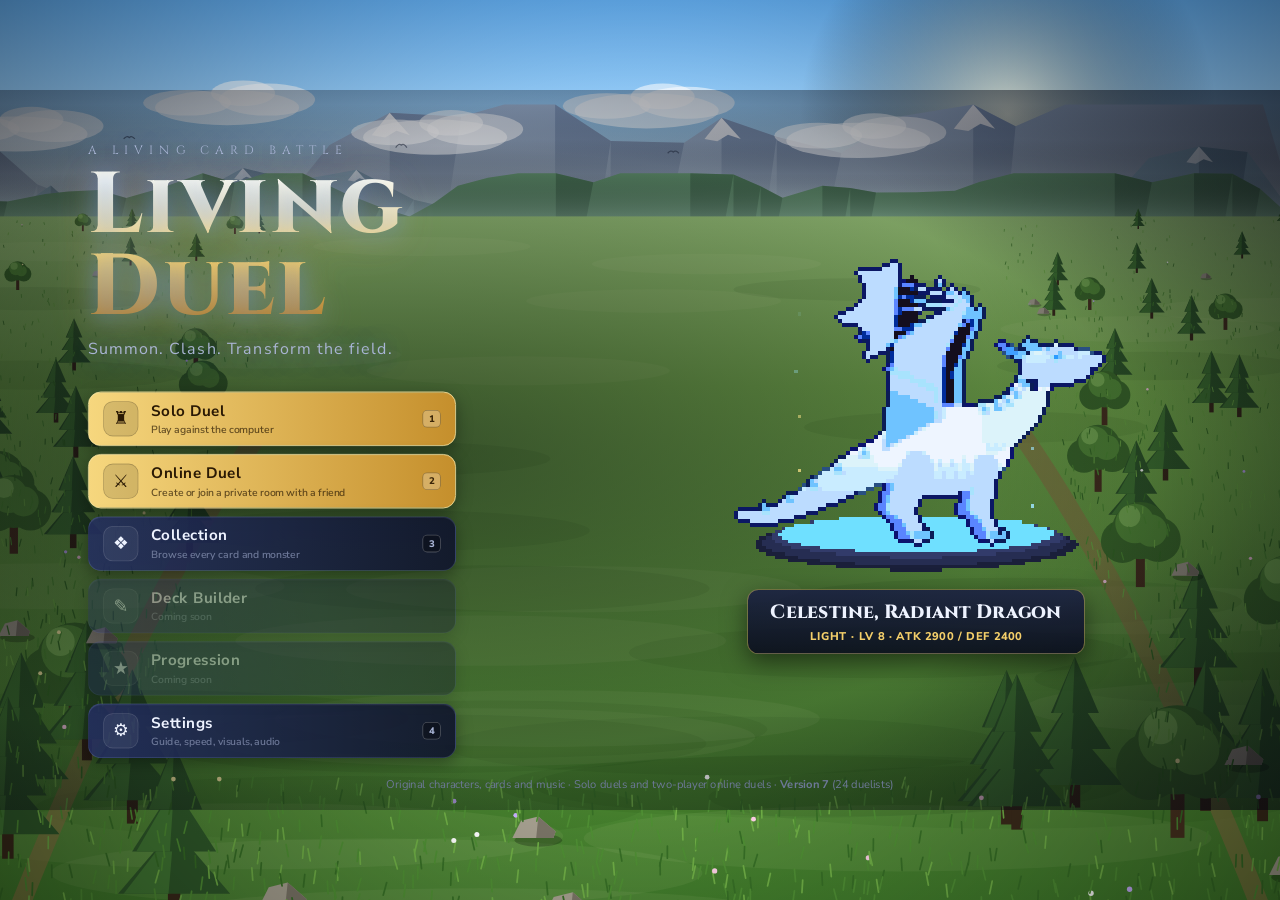
<file: Website Upload/client/index.html>
<!doctype html>
<html lang="en">
<head>
  <meta charset="utf-8">
  <meta name="viewport" content="width=device-width, initial-scale=1, viewport-fit=cover">
  <title>Living Duel</title>
  <link rel="preconnect" href="https://fonts.googleapis.com">
  <link href="https://fonts.googleapis.com/css2?family=Cinzel:wght@600;800&family=Nunito+Sans:wght@400;600;800&family=Pixelify+Sans:wght@500;700&display=swap" rel="stylesheet">
  <link rel="stylesheet" href="css/style.css">
</head>
<body>
  <canvas id="stage"></canvas>
  <div id="ui">
    <!-- MAIN MENU -->
    <section id="screen-menu" class="screen">
      <div class="menu-left">
        <div class="title-block">
          <div class="title-kicker">A living card battle</div>
          <h1 class="game-title">Living Duel</h1>
          <div class="title-sub">Summon. Clash. Transform the field.</div>
        </div>
        <nav class="menu-list">
          <button class="menu-btn primary" data-go="solo"><span class="mb-icon">♜</span><span class="mb-text"><b>Solo Duel</b><small>Play against the computer</small></span><kbd>1</kbd></button>
          <button class="menu-btn primary" data-go="online"><span class="mb-icon">⚔</span><span class="mb-text"><b>Online Duel</b><small>Create or join a private room with a friend</small></span><kbd>2</kbd></button>
          <button class="menu-btn" data-go="collection"><span class="mb-icon">❖</span><span class="mb-text"><b>Collection</b><small>Browse every card and monster</small></span><kbd>3</kbd></button>
          <button class="menu-btn locked" disabled><span class="mb-icon">✎</span><span class="mb-text"><b>Deck Builder</b><small>Coming soon</small></span></button>
          <button class="menu-btn locked" disabled><span class="mb-icon">★</span><span class="mb-text"><b>Progression</b><small>Coming soon</small></span></button>
          <button class="menu-btn" data-go="settings"><span class="mb-icon">⚙</span><span class="mb-text"><b>Settings</b><small>Guide, speed, visuals, audio</small></span><kbd>4</kbd></button>
        </nav>
      </div>
      <div class="menu-right">
        <div class="showcase">
          <canvas id="showcase" width="560" height="460"></canvas>
          <div class="showcase-plate"><div class="sp-name" id="sp-name"></div><div class="sp-meta" id="sp-meta"></div></div>
        </div>
      </div>
      <div class="menu-foot">Original characters, cards and music · Solo duels and two-player online duels · <b>Version 7</b> (24 duelists)</div>
    </section>

    <!-- ONLINE LOBBY -->
    <section id="screen-online" class="screen hidden">
      <div class="lobby-wrap">
        <header class="lobby-head">
          <button class="back-btn" data-go="menu">‹ Menu</button>
          <h2 id="lobby-title">Online Duel</h2>
          <div class="conn" id="conn-status"><span class="dot"></span><span class="txt">Connecting…</span></div>
        </header>

        <div id="lobby-entry" class="entry">
          <div class="panel entry-card">
            <label class="field">Duelist name <input id="in-name" maxlength="16" autocomplete="off" placeholder="Your name"></label>
            <div class="entry-cols">
              <div class="entry-col">
                <h3 class="online-only">Create a private room</h3>
                <h3 class="solo-only">Duel the computer</h3>
                <div class="field">Rules
                  <div class="seg big" id="seg-profile"></div>
                </div>
                <p class="hint" id="profile-summary"></p>
                <label class="toggle"><input type="checkbox" id="in-showcase" checked><span class="tg"></span><span>Showcase opening: each deck's signature monster starts in hand</span></label>
                <div class="field solo-only">Computer difficulty
                  <div class="seg big seg-difficulty" id="seg-difficulty-entry"></div>
                </div>
                <button class="btn primary wide online-only" id="btn-create">Create Room</button>
                <button class="btn primary wide solo-only" id="btn-solo">Continue</button>
              </div>
              <div class="entry-divider online-only"><span>or</span></div>
              <div class="entry-col online-only">
                <h3>Join a friend</h3>
                <label class="field">Room code <input id="in-code" maxlength="5" autocomplete="off" placeholder="ABCDE" class="code-input"></label>
                <button class="btn wide" id="btn-join">Join Room</button>
              </div>
            </div>
          </div>
        </div>

        <div id="lobby-room" class="room hidden">
          <div class="room-top">
            <div class="panel room-code-card">
              <div class="online-only rc-group">
                <div class="rc-label">Room code</div>
                <div class="room-code" id="room-code"></div>
                <button class="btn small" id="btn-copy">Copy invite link</button>
              </div>
              <div class="solo-only rc-group">
                <div class="rc-label">Computer difficulty</div>
                <div class="seg seg-difficulty" id="seg-difficulty-room"></div>
              </div>
              <div class="room-rules" id="room-rules"></div>
            </div>
            <div class="seats" id="seats"></div>
          </div>
          <div class="panel deck-panel">
            <div class="deck-head"><h3><span class="step">1</span> Choose the battlefield</h3><span class="hint" id="arena-hint"></span></div>
            <div class="arena-gallery" id="arena-gallery"></div>
          </div>
          <div class="panel deck-panel">
            <div class="deck-head"><h3><span class="step">2</span> <span id="deck-step-title">Choose your deck</span></h3>
              <div class="seg solo-only" id="seg-pick"><button data-v="me" class="on">Your duelist</button><button data-v="bot">Opponent</button></div>
              <div class="seg role-filter" id="seg-role"><button data-v="" class="on">All</button><button data-v="hero">Heroes</button><button data-v="rival">Rivals</button><button data-v="friend">Friends</button><button data-v="villain">Villains</button><button data-v="wildcard">Wildcard</button></div>
              <span class="hint" id="deck-hint">Pick a preset deck before you ready up.</span></div>
            <div class="deck-gallery" id="deck-gallery"></div>
          </div>
          <div class="room-actions">
            <button class="btn" id="btn-leave">Leave Room</button>
            <button class="btn primary xl" id="btn-ready">Ready</button>
          </div>
        </div>
        <div class="error" id="lobby-error"></div>
      </div>
    </section>

    <!-- COLLECTION -->
    <section id="screen-collection" class="screen hidden">
      <div class="panel wide">
        <header class="col-head">
          <h2>Collection</h2>
          <div class="filters">
            <input id="col-search" placeholder="Search name, type or text…">
            <div class="seg" id="col-type"><button data-v="" class="on">All</button><button data-v="monster">Monsters</button><button data-v="spell">Spells</button><button data-v="trap">Traps</button></div>
          </div>
          <button class="back-btn" data-go="menu">‹ Menu</button>
        </header>
        <div class="col-grid" id="col-grid"></div>
      </div>
    </section>

    <!-- DUEL HUD -->
    <section id="screen-duel" class="screen hidden">
      <div class="lp-panel me" id="lp-me"><div class="avatar"></div><div class="lp-body"><div class="lp-name"></div><div class="lp-row"><span class="lp-tag">LP</span><span class="lp-num">0</span></div><div class="lp-bar"><div class="lp-fill"></div></div></div></div>
      <div class="lp-panel opp" id="lp-opp"><div class="avatar"></div><div class="lp-body"><div class="lp-name"></div><div class="lp-row"><span class="lp-tag">LP</span><span class="lp-num">0</span></div><div class="lp-bar"><div class="lp-fill"></div></div></div></div>
      <div class="top-buttons">
        <button class="icon-btn" id="btn-settings" title="Settings (Esc)">⚙</button>
        <button class="icon-btn" id="btn-guide" title="Toggle guide (G)">?</button>
        <button class="icon-btn" id="btn-log" title="Duel log (L)">☰</button>
      </div>
      <button class="medallion" id="medallion" title="Change phase: B Battle · M Main 2 · E End turn"><span class="m-turn" id="m-turn">Turn 1</span><span class="m-phase" id="m-phase">Draw</span></button>
      <div class="phase-menu hidden" id="phase-menu"></div>
      <div class="prompt hidden" id="prompt"></div>
      <div class="opp-hand" id="opp-hand"></div>
      <div class="hand" id="hand"></div>
      <div class="detail hidden" id="selection"></div>
      <div class="bubbles hidden" id="bubbles"></div>
      <div class="log hidden" id="log"><div class="log-head">Duel log<button id="log-close" title="Close (L)">×</button></div><ol class="log-list" id="log-list"></ol></div>
      <div class="guide" id="guide">
        <div class="guide-head"><span class="guide-orb"></span><span>Guide</span><button class="guide-min" id="guide-min" title="Minimize">–</button><button class="guide-close" id="guide-close" title="Turn guide off (G)">×</button></div>
        <div class="guide-body" id="guide-body"></div>
      </div>
      <div class="banner hidden" id="banner"></div>
      <div class="skip-hint hidden" id="skip-hint">Click or press Space to speed up</div>
      <div class="confirm hidden" id="confirm"></div>
      <div class="end-screen hidden" id="end-screen"></div>
      <div class="opp-status hidden" id="opp-status"></div>
    </section>

    <!-- SETTINGS (modal) -->
    <div class="modal hidden" id="modal-settings">
      <div class="panel settings">
        <header class="set-head"><h2>Settings</h2>
          <div class="tabs" id="set-tabs"><button data-tab="play" class="on">Gameplay</button><button data-tab="visual">Visuals</button><button data-tab="audio">Audio</button></div>
        </header>
        <div class="set-page" data-page="play">
          <div class="setting-row"><span>In-game guide<small>Short, contextual hints in the corner</small></span>
            <div class="seg" data-setting="guide"><button data-v="true">On</button><button data-v="false">Off</button></div></div>
          <div class="setting-row"><span>Suggested plays<small>The guide recommends a move and explains why. You always make the final decision.</small></span>
            <div class="seg" data-setting="guideHints"><button data-v="true">On</button><button data-v="false">Off</button></div></div>
          <div class="setting-row"><span>Animation speed<small>Click or Space speeds up any sequence</small></span>
            <div class="seg" data-setting="animSpeed"><button data-v="1">Normal</button><button data-v="1.6">Fast</button><button data-v="2.5">Very fast</button></div></div>
          <div class="setting-row"><span>Skip responses I can't make<small>Auto-pass after a short random delay, so nothing is revealed</small></span>
            <div class="seg" data-setting="autoPass"><button data-v="true">On</button><button data-v="false">Off</button></div></div>
          <div class="setting-row"><span>Confirm ending the turn<small>Ask when you could still summon or attack</small></span>
            <div class="seg" data-setting="confirmEnd"><button data-v="true">On</button><button data-v="false">Off</button></div></div>
          <div class="setting-row"><span>Keyboard shortcuts<small>Space speed · B battle · M main 2 · E end turn · G guide · L log · Esc close</small></span></div>
        </div>
        <div class="set-page hidden" data-page="visual">
          <div class="setting-row"><span>Monster figures<small>Show living monsters always, or only when they act</small></span>
            <div class="seg" data-setting="figures"><button data-v="always">Always</button><button data-v="action">During actions</button></div></div>
          <div class="setting-row"><span>Camera motion<small>Cinematic zooms and shakes</small></span>
            <div class="seg" data-setting="camera"><button data-v="true">Cinematic</button><button data-v="false">Minimal</button></div></div>
          <div class="setting-row"><span>Effects quality<small>Particle density</small></span>
            <div class="seg" data-setting="quality"><button data-v="high">High</button><button data-v="low">Low</button></div></div>
        </div>
        <div class="set-page hidden" data-page="audio">
          <div class="setting-row"><span>Music</span><input type="range" min="0" max="1" step="0.05" data-setting="music"></div>
          <div class="setting-row"><span>Sound effects</span><input type="range" min="0" max="1" step="0.05" data-setting="sfx"></div>
          <div class="setting-row"><span>Monster sounds</span><input type="range" min="0" max="1" step="0.05" data-setting="monster"></div>
          <div class="setting-row"><span>Interface sounds</span><input type="range" min="0" max="1" step="0.05" data-setting="ui"></div>
          <div class="setting-row"><span>Mute all audio</span>
            <div class="seg" data-setting="muted"><button data-v="false">Sound on</button><button data-v="true">Muted</button></div></div>
        </div>
        <div class="settings-foot">
          <button class="btn danger hidden" id="btn-concede">Surrender duel</button>
          <button class="btn primary" id="btn-close-settings">Done</button>
        </div>
      </div>
    </div>

    <!-- CARD INSPECTOR -->
    <div class="modal hidden" id="modal-inspect">
      <div class="panel inspect" id="inspect-body"></div>
    </div>
  </div>
  <script type="module" src="js/main.js"></script>
</body>
</html>
</file>
<file: Website Upload/client/css/style.css>
@import url("https://fonts.googleapis.com/css2?family=Pixelify+Sans:wght@500;700&display=swap");
:root {
  --ink: #eef3ff;
  --ink-dim: #a9b5d6;
  --ink-faint: #6d7898;
  --panel: rgba(13, 17, 38, 0.9);
  --panel-solid: #101530;
  --panel-edge: rgba(150, 175, 255, 0.2);
  --gold: #f4cf6a;
  --gold-deep: #b98a2a;
  --gold-line: rgba(244, 207, 106, .45);
  --me: #5cc8ff;
  --opp: #ff6a8a;
  --good: #6dffa8;
  --bad: #ff6a6a;
  --focus: #ffe58a;
  --title: "Cinzel", "Trajan Pro", Georgia, serif;
  --body: "Nunito Sans", system-ui, -apple-system, "Segoe UI", sans-serif;
  --pixel: "Pixelify Sans", "Nunito Sans", system-ui, sans-serif;
}

* { box-sizing: border-box; }
html, body { margin: 0; height: 100%; overflow: hidden; background: #05060f; color: var(--ink); font-family: var(--body); }
body { touch-action: manipulation; -webkit-user-select: none; user-select: none; }
#stage { position: fixed; inset: 0; width: 100vw; height: 100vh; display: block; }
#ui { position: fixed; left: 0; top: 0; width: 1600px; height: 900px; transform-origin: 0 0; pointer-events: none; }
.screen { position: absolute; inset: 0; }
.hidden { display: none !important; }
button { font-family: inherit; color: inherit; }
kbd { font-family: var(--pixel); font-size: 12px; padding: 2px 7px; border-radius: 6px; border: 1px solid rgba(255,255,255,.25); background: rgba(0,0,0,.3); color: var(--ink-dim); }

/* ---------- shared panels & controls ---------- */
.panel { position: relative; background: linear-gradient(180deg, rgba(22,28,60,.94), rgba(10,13,30,.94)); border: 1px solid var(--panel-edge); border-radius: 18px;
  box-shadow: 0 0 0 1px rgba(0,0,0,.6), inset 0 0 0 1px rgba(244,207,106,.12), 0 24px 70px rgba(0,0,0,.55); backdrop-filter: blur(10px); -webkit-backdrop-filter: blur(10px); }
.panel::before { content: ""; position: absolute; inset: 6px; border-radius: 13px; border: 1px solid rgba(244,207,106,.12); pointer-events: none; }
.panel h2 { font-family: var(--title); font-size: 34px; margin: 0; letter-spacing: .04em; }
.panel h3 { margin: 0 0 12px; font-size: 17px; color: var(--gold); letter-spacing: .04em; }
.btn { height: 46px; padding: 0 22px; border-radius: 12px; border: 1px solid var(--panel-edge); background: linear-gradient(180deg, rgba(70,86,160,.55), rgba(36,44,90,.7)); font-size: 16px; font-weight: 800; cursor: pointer; letter-spacing: .03em;
  box-shadow: inset 0 1px 0 rgba(255,255,255,.12), 0 4px 12px rgba(0,0,0,.35); transition: transform .1s, border-color .12s, filter .12s; }
.btn:hover:not(:disabled) { border-color: rgba(244, 207, 106, .7); filter: brightness(1.12); }
.btn:active:not(:disabled) { transform: translateY(1px); }
.btn:disabled { opacity: .45; cursor: not-allowed; }
.btn.primary { background: linear-gradient(180deg, #ffe597, #d39a33 55%, #a8721e); color: #2a1904; border-color: #ffe7a4; text-shadow: 0 1px 0 rgba(255,255,255,.35); }
.btn.danger { background: linear-gradient(180deg, #c8445a, #7a1a2c); border-color: rgba(255, 140, 160, .5); }
.btn.small { height: 32px; padding: 0 12px; font-size: 13px; }
.btn.wide { width: 100%; }
.btn.xl { height: 58px; padding: 0 48px; font-size: 20px; letter-spacing: .08em; }
.back-btn { background: none; border: 0; color: var(--ink-dim); font-size: 16px; font-weight: 700; cursor: pointer; }
.back-btn:hover { color: var(--gold); }
.field { display: flex; flex-direction: column; gap: 6px; font-size: 13px; font-weight: 700; letter-spacing: .04em; color: var(--ink-dim); margin-bottom: 14px; }
.field input, .filters input { height: 46px; border-radius: 12px; border: 1px solid var(--panel-edge); background: rgba(0, 0, 0, .35); color: var(--ink); font-size: 17px; padding: 0 14px; font-family: inherit; }
.field input:focus, .filters input:focus { outline: 2px solid var(--gold); outline-offset: 1px; }
.code-input { font-family: var(--pixel) !important; letter-spacing: .35em; text-transform: uppercase; font-size: 26px !important; text-align: center; }
.hint { color: var(--ink-faint); font-size: 13px; margin: 0 0 14px; line-height: 1.45; min-height: 18px; }
.seg { display: inline-flex; border-radius: 11px; overflow: hidden; border: 1px solid var(--panel-edge); background: rgba(0,0,0,.25); }
.seg button { border: 0; background: transparent; padding: 8px 14px; font-size: 14px; font-weight: 800; cursor: pointer; color: var(--ink-dim); transition: background .12s, color .12s; }
.seg button:hover { color: var(--ink); }
.seg button.on { background: linear-gradient(180deg, #ffe597, #d39a33); color: #2a1904; }
.seg.big button { flex: 1; padding: 11px 16px; font-size: 15px; }
.seg.big { display: flex; }
.toggle { display: flex; gap: 12px; align-items: center; font-size: 14px; color: var(--ink-dim); margin: 2px 0 18px; line-height: 1.35; cursor: pointer; }
.toggle input { display: none; }
.toggle .tg { flex: none; width: 44px; height: 24px; border-radius: 12px; background: rgba(255,255,255,.12); position: relative; transition: background .15s; }
.toggle .tg::after { content: ""; position: absolute; top: 3px; left: 3px; width: 18px; height: 18px; border-radius: 50%; background: #cfd8f0; transition: transform .15s; }
.toggle input:checked + .tg { background: var(--gold-deep); }
.toggle input:checked + .tg::after { transform: translateX(20px); background: #fff3c8; }

/* ---------- main menu ---------- */
#screen-menu { pointer-events: auto; display: grid; grid-template-columns: 1fr 1fr; align-items: center; padding: 0 110px; background: radial-gradient(ellipse at 30% 50%, rgba(5,6,15,.55), rgba(5,6,15,.2) 60%, rgba(5,6,15,.6)); }
.menu-left { display: flex; flex-direction: column; gap: 40px; }
.title-block { text-shadow: 0 4px 30px rgba(80, 140, 255, .5); }
.title-kicker { font-family: var(--title); letter-spacing: .5em; text-transform: uppercase; font-size: 15px; color: var(--ink-dim); }
.game-title { font-family: var(--title); font-weight: 800; font-size: 108px; line-height: .95; margin: 8px 0 10px; letter-spacing: .03em;
  background: linear-gradient(180deg, #fffbe8 10%, #f4cf6a 55%, #b0761e 100%); -webkit-background-clip: text; background-clip: text; color: transparent;
  filter: drop-shadow(0 6px 24px rgba(255, 190, 80, .35)); }
.title-sub { font-size: 20px; color: var(--ink-dim); letter-spacing: .08em; }
.menu-list { display: flex; flex-direction: column; gap: 10px; width: 460px; }
.menu-btn { display: flex; align-items: center; gap: 16px; height: 68px; padding: 0 18px; border-radius: 16px; text-align: left; cursor: pointer;
  border: 1px solid var(--panel-edge); background: linear-gradient(90deg, rgba(36,46,96,.88), rgba(14,18,44,.88)); box-shadow: inset 0 1px 0 rgba(255,255,255,.08), 0 6px 20px rgba(0,0,0,.35);
  transition: transform .14s, border-color .14s, box-shadow .14s; }
.menu-btn:hover:not(:disabled) { transform: translateX(6px); border-color: var(--gold-line); box-shadow: 0 0 0 1px rgba(244,207,106,.25), 0 10px 30px rgba(244, 207, 106, .15); }
.menu-btn .mb-icon { width: 44px; height: 44px; flex: none; border-radius: 12px; display: flex; align-items: center; justify-content: center; font-size: 22px; background: rgba(255,255,255,.06); border: 1px solid rgba(255,255,255,.12); }
.menu-btn .mb-text { flex: 1; display: flex; flex-direction: column; gap: 2px; }
.menu-btn b { font-size: 19px; letter-spacing: .04em; }
.menu-btn small { font-size: 13px; color: var(--ink-faint); font-weight: 600; }
.menu-btn.primary { background: linear-gradient(90deg, #f6d77e, #c58f2c); color: #2a1904; border-color: #ffe7a4; }
.menu-btn.primary small { color: rgba(42,25,4,.7); }
.menu-btn.primary .mb-icon { background: rgba(0,0,0,.12); border-color: rgba(0,0,0,.2); }
.menu-btn.primary kbd { color: #3a2508; border-color: rgba(0,0,0,.3); background: rgba(255,255,255,.25); }
.menu-btn.locked { opacity: .42; cursor: not-allowed; }
.menu-right { display: flex; justify-content: center; }
.showcase { position: relative; width: 560px; height: 560px; display: flex; flex-direction: column; align-items: center; }
.showcase canvas { width: 560px; height: 460px; image-rendering: pixelated; }
.showcase-plate { margin-top: -6px; padding: 12px 28px; border-radius: 14px; text-align: center; min-width: 320px; background: linear-gradient(180deg, rgba(26,32,66,.9), rgba(10,13,30,.9)); border: 1px solid var(--gold-line); box-shadow: 0 10px 30px rgba(0,0,0,.5); }
.sp-name { font-family: var(--title); font-size: 24px; font-weight: 800; }
.sp-meta { font-family: var(--pixel); font-size: 15px; color: var(--gold); margin-top: 4px; letter-spacing: .04em; }
.menu-foot { position: absolute; left: 0; right: 0; bottom: 22px; text-align: center; color: var(--ink-faint); font-size: 14px; }

/* ---------- lobby ---------- */
#screen-online, #screen-collection { pointer-events: auto; display: flex; align-items: center; justify-content: center; background: rgba(5,6,15,.45); }
.lobby-wrap { width: 1200px; display: flex; flex-direction: column; gap: 18px; }
.lobby-head { display: flex; align-items: center; gap: 20px; }
.lobby-head h2 { font-family: var(--title); font-size: 40px; margin: 0; flex: 1; text-shadow: 0 4px 20px rgba(0,0,0,.6); }
.conn { font-size: 13px; color: var(--ink-dim); display: flex; gap: 8px; align-items: center; padding: 8px 14px; border-radius: 99px; background: rgba(0,0,0,.4); border: 1px solid var(--panel-edge); }
.conn .dot { width: 9px; height: 9px; border-radius: 50%; background: #e3b341; box-shadow: 0 0 8px currentColor; }
.conn.ok .dot { background: var(--good); }
.conn.bad .dot { background: var(--bad); }
.entry-card { padding: 30px 34px; }
.entry-card > .field { max-width: 420px; }
.entry-cols { display: grid; grid-template-columns: 1fr 70px 1fr; }
.entry-col { display: flex; flex-direction: column; padding: 18px; border-radius: 14px; background: rgba(255,255,255,.03); border: 1px solid rgba(255,255,255,.06); }
.entry-col .btn { margin-top: auto; }
.entry-divider { display: flex; align-items: center; justify-content: center; }
.entry-divider span { font-family: var(--title); color: var(--ink-faint); font-size: 18px; }
.room { display: flex; flex-direction: column; gap: 16px; }
.room-top { display: grid; grid-template-columns: 300px 1fr; gap: 16px; }
.room-code-card { padding: 20px 22px; display: flex; flex-direction: column; gap: 10px; align-items: flex-start; }
.rc-label { font-size: 12px; font-weight: 800; letter-spacing: .14em; text-transform: uppercase; color: var(--ink-faint); }
.room-code { font-family: var(--pixel); font-size: 50px; font-weight: 700; letter-spacing: .2em; color: var(--gold); text-shadow: 0 0 20px rgba(244,207,106,.4); }
.room-rules { color: var(--ink-dim); font-size: 13px; line-height: 1.45; }
.seats { display: grid; grid-template-columns: 1fr 80px 1fr; align-items: stretch; }
.seat { display: flex; gap: 16px; align-items: center; padding: 18px 20px; border-radius: 18px; background: linear-gradient(180deg, rgba(22,28,60,.92), rgba(10,13,30,.92)); border: 1px solid var(--panel-edge); position: relative; overflow: hidden; }
.seat.you { border-color: rgba(92, 200, 255, .55); box-shadow: 0 0 30px rgba(92,200,255,.12); }
.seat.ready { border-color: rgba(109,255,168,.6); }
.seat .s-av { width: 64px; height: 64px; flex: none; border-radius: 50%; display: flex; align-items: center; justify-content: center; font-family: var(--title); font-weight: 800; font-size: 26px;
  background: radial-gradient(circle at 35% 30%, #fff 0, #9fe6ff 18%, #2a6fd8 55%, #0b1a44 100%); border: 3px solid #cfe0ff; }
.seat.p2 .s-av { background: radial-gradient(circle at 35% 30%, #fff 0, #ffb0c4 18%, #c22a5a 55%, #3a0a1c 100%); border-color: #ffd0dc; }
.seat .s-info { flex: 1; min-width: 0; }
.seat .s-name { font-size: 20px; font-weight: 800; }
.seat .s-meta { font-size: 13px; color: var(--ink-dim); margin-top: 3px; }
.seat .s-cover { width: 96px; height: 72px; object-fit: contain; image-rendering: pixelated; }
.seat .s-ready { display: inline-block; margin-top: 8px; font-family: var(--pixel); font-size: 13px; letter-spacing: .1em; padding: 3px 10px; border-radius: 99px; background: rgba(255, 255, 255, .08); color: var(--ink-dim); }
.seat .s-ready.on { background: rgba(109, 255, 168, .18); color: var(--good); }
.seat.empty { justify-content: center; color: var(--ink-faint); border-style: dashed; font-size: 15px; }
.seat.empty .pulse { width: 10px; height: 10px; border-radius: 50%; background: var(--gold); animation: blink 1.2s infinite; }
@keyframes blink { 50% { opacity: .2; } }
.vs { display: flex; align-items: center; justify-content: center; font-family: var(--title); font-size: 34px; font-weight: 800; color: var(--gold); text-shadow: 0 0 20px rgba(244,207,106,.5); }
.deck-panel { padding: 20px 22px; }
.deck-head { display: flex; align-items: baseline; gap: 16px; }
.deck-head .hint { margin: 0; }
.deck-gallery { display: grid; grid-template-columns: repeat(auto-fill, minmax(260px, 1fr)); gap: 14px; margin-top: 6px; max-height: 330px; overflow-y: auto; padding: 4px; }
.deck-tile { position: relative; display: flex; flex-direction: column; border-radius: 16px; cursor: pointer; overflow: hidden; border: 2px solid rgba(255,255,255,.1); background: rgba(0,0,0,.3); transition: transform .14s, border-color .14s, box-shadow .14s; }
.deck-tile:hover { transform: translateY(-3px); border-color: var(--gold-line); }
.deck-tile.on { border-color: var(--gold); box-shadow: 0 0 0 2px rgba(244,207,106,.35), 0 12px 30px rgba(244,207,106,.18); }
.deck-tile .dt-art { height: 128px; display: flex; align-items: flex-end; justify-content: center; padding-bottom: 8px; }
.deck-tile .dt-art img { height: 112px; image-rendering: pixelated; filter: drop-shadow(0 6px 6px rgba(0,0,0,.5)); }
.deck-tile .dt-body { padding: 10px 14px 12px; background: linear-gradient(180deg, rgba(10,13,30,.4), rgba(10,13,30,.92)); }
.deck-tile .dt-name { font-family: var(--title); font-size: 19px; font-weight: 800; }
.deck-tile .dt-desc { font-size: 12.5px; color: var(--ink-dim); margin: 4px 0 8px; line-height: 1.4; min-height: 34px; }
.deck-tile .dt-stats { display: flex; gap: 8px; font-family: var(--pixel); font-size: 13px; }
.deck-tile .dt-stats span { padding: 2px 8px; border-radius: 8px; background: rgba(255,255,255,.07); }
.deck-tile .dt-stats .m { color: #ffcf7a; } .deck-tile .dt-stats .s { color: #7af0d0; } .deck-tile .dt-stats .t { color: #ff9bc0; }
.deck-tile .dt-view { position: absolute; top: 10px; right: 10px; font-size: 12px; font-weight: 800; padding: 5px 10px; border-radius: 99px; background: rgba(0,0,0,.55); border: 1px solid rgba(255,255,255,.2); cursor: pointer; }
.deck-tile .dt-view:hover { border-color: var(--gold); }
.deck-tile .dt-check { position: absolute; top: 10px; left: 10px; width: 28px; height: 28px; border-radius: 50%; background: var(--gold); color: #2a1904; display: none; align-items: center; justify-content: center; font-weight: 900; }
.deck-tile.on .dt-check { display: flex; }
.room-actions { display: flex; justify-content: flex-end; gap: 12px; }
.error { color: var(--bad); font-size: 14px; min-height: 18px; text-align: right; }

/* ---------- collection ---------- */
.panel.wide { width: 1420px; height: 820px; padding: 26px 32px; display: flex; flex-direction: column; }
.col-head { display: flex; align-items: center; gap: 24px; margin-bottom: 16px; }
.filters { display: flex; gap: 12px; flex: 1; align-items: center; }
.filters input { flex: 1; }
.col-grid { flex: 1; overflow-y: auto; display: grid; grid-template-columns: repeat(auto-fill, minmax(150px, 1fr)); gap: 16px; padding: 4px 6px 20px; }
.col-card { cursor: pointer; transition: transform .12s; }
.col-card:hover { transform: translateY(-4px) scale(1.03); }
.col-card img { width: 100%; display: block; border-radius: 8px; box-shadow: 0 8px 20px rgba(0, 0, 0, .5); }

/* ---------- modals ---------- */
.modal { position: absolute; inset: 0; background: rgba(2, 3, 10, .65); pointer-events: auto; display: flex; align-items: center; justify-content: center; z-index: 50; animation: fadeIn .15s; }
@keyframes fadeIn { from { opacity: 0; } }
.settings { width: 720px; padding: 26px 32px; }
.set-head { display: flex; align-items: center; justify-content: space-between; margin-bottom: 14px; }
.tabs { display: flex; gap: 6px; }
.tabs button { border: 1px solid var(--panel-edge); background: rgba(0,0,0,.25); padding: 8px 16px; border-radius: 10px; font-weight: 800; cursor: pointer; color: var(--ink-dim); }
.tabs button.on { color: #2a1904; background: linear-gradient(180deg, #ffe597, #d39a33); border-color: #ffe7a4; }
.set-page { min-height: 300px; }
.setting-row { display: flex; align-items: center; justify-content: space-between; gap: 20px; padding: 12px 0; border-bottom: 1px solid rgba(255, 255, 255, .06); font-size: 16px; font-weight: 700; }
.setting-row > span { display: flex; flex-direction: column; gap: 3px; }
.setting-row small { font-size: 12.5px; font-weight: 600; color: var(--ink-faint); }
.setting-row input[type=range] { width: 260px; accent-color: var(--gold); }
.settings-foot { display: flex; justify-content: space-between; margin-top: 22px; }
.inspect { padding: 26px; display: flex; gap: 26px; max-width: 980px; }
.inspect img { width: 320px; border-radius: 12px; box-shadow: 0 14px 40px rgba(0, 0, 0, .6); }
.inspect .i-info { width: 440px; display: flex; flex-direction: column; gap: 10px; }
.inspect .i-name { font-family: var(--title); font-size: 28px; }
.inspect .i-meta { color: var(--gold); font-weight: 700; }
.inspect .i-text { color: var(--ink-dim); line-height: 1.5; font-size: 16px; }
.inspect .i-list { display: flex; flex-wrap: wrap; gap: 8px; max-height: 440px; overflow-y: auto; }
.inspect .i-list img { width: 92px; cursor: pointer; border-radius: 6px; box-shadow: none; }

/* ---------- duel HUD ---------- */
#screen-duel > * { pointer-events: auto; }
#screen-duel > .banner, #screen-duel > .skip-hint, #screen-duel > .opp-hand { pointer-events: none; }

.lp-panel { position: absolute; display: flex; align-items: center; gap: 0; height: 78px; }
.lp-panel.me { left: 14px; bottom: 12px; }
.lp-panel.opp { right: 14px; top: 12px; flex-direction: row-reverse; }
.avatar { width: 76px; height: 76px; border-radius: 50%; flex: none; position: relative; z-index: 2;
  background: radial-gradient(circle at 35% 30%, #fff 0, #9fe6ff 18%, #2a6fd8 55%, #0b1a44 100%); border: 3px solid #cfe0ff;
  box-shadow: 0 6px 20px rgba(0,0,0,.6), inset 0 0 18px rgba(0,0,0,.4); display: flex; align-items: center; justify-content: center;
  font-family: var(--title); font-weight: 800; font-size: 30px; color: #fff; text-shadow: 0 2px 6px rgba(0,0,0,.6); }
.lp-panel.opp .avatar { background: radial-gradient(circle at 35% 30%, #fff 0, #ffb0c4 18%, #c22a5a 55%, #3a0a1c 100%); border-color: #ffd0dc; }
.lp-body { margin-left: -18px; padding: 6px 18px 8px 30px; min-width: 250px; background: linear-gradient(90deg, rgba(8,12,30,.95), rgba(14,20,46,.88));
  border: 1px solid rgba(150,190,255,.35); border-radius: 0 14px 14px 0; position: relative; }
.lp-panel.opp .lp-body { margin-left: 0; margin-right: -18px; padding: 6px 30px 8px 18px; border-radius: 14px 0 0 14px; text-align: right;
  background: linear-gradient(270deg, rgba(30,8,16,.95), rgba(46,14,24,.88)); border-color: rgba(255,150,180,.35); }
.lp-name { font-size: 14px; font-weight: 800; letter-spacing: .04em; color: #dfe8ff; display: flex; gap: 8px; align-items: center; }
.lp-panel.opp .lp-name { justify-content: flex-end; }
.lp-name .active-dot { width: 8px; height: 8px; border-radius: 50%; background: var(--gold); box-shadow: 0 0 10px var(--gold); }
.lp-row { display: flex; align-items: baseline; gap: 10px; }
.lp-panel.opp .lp-row { justify-content: flex-end; }
.lp-tag { font-family: var(--title); font-weight: 800; font-size: 16px; color: var(--ink-dim); }
.lp-num { font-family: var(--title); font-weight: 800; font-size: 34px; line-height: 1.05; letter-spacing: .02em; }
.lp-num.hurt { animation: hurt .5s; color: var(--bad); }
@keyframes hurt { 0%, 100% { transform: none; } 20% { transform: translateX(-6px); } 40% { transform: translateX(6px); } 60% { transform: translateX(-3px); } }
.lp-bar { height: 5px; border-radius: 4px; background: rgba(255,255,255,.1); overflow: hidden; margin-top: 3px; }
.lp-fill { height: 100%; width: 100%; background: linear-gradient(90deg, #3aa7ff, #8de6ff); transition: width .6s cubic-bezier(.2,.8,.2,1); }
.lp-panel.opp .lp-fill { background: linear-gradient(270deg, #ff9ab0, #ff4d74); margin-left: auto; }

.top-buttons { position: absolute; top: 14px; left: 14px; display: flex; gap: 8px; }
.icon-btn { width: 46px; height: 46px; border-radius: 50%; border: 2px solid rgba(150,190,255,.5); background: radial-gradient(circle at 40% 35%, #2a3f7a, #0c1430);
  font-size: 20px; font-weight: 800; cursor: pointer; color: #cfe6ff; box-shadow: 0 4px 14px rgba(0,0,0,.5); }
.icon-btn:hover { border-color: var(--gold); }
.icon-btn.off { opacity: .45; }

.medallion { position: absolute; left: 1318px; top: 396px; width: 124px; height: 124px; border-radius: 50%; cursor: pointer; z-index: 12;
  border: 4px solid #e8c25a; background: radial-gradient(circle at 50% 38%, #2c3350, #0b0e1c 70%); color: #fff;
  box-shadow: 0 0 0 3px rgba(0,0,0,.6), 0 0 0 7px rgba(232,194,90,.35), 0 10px 30px rgba(0,0,0,.6), inset 0 0 20px rgba(0,0,0,.8);
  display: flex; flex-direction: column; align-items: center; justify-content: center; gap: 2px; transition: transform .15s; }
.medallion:hover { transform: scale(1.05); }
.medallion .m-turn { font-family: var(--title); font-size: 15px; font-weight: 800; color: #d8dff0; }
.medallion .m-phase { font-family: var(--title); font-size: 25px; font-weight: 800; letter-spacing: .02em; color: #fff; text-shadow: 0 0 12px rgba(255,220,120,.5); }
.medallion.opp { border-color: #e05a7a; box-shadow: 0 0 0 3px rgba(0,0,0,.6), 0 0 0 7px rgba(224,90,122,.35), 0 10px 30px rgba(0,0,0,.6), inset 0 0 20px rgba(0,0,0,.8); }
.medallion.ready { animation: medPulse 1.6s infinite; }
@keyframes medPulse { 50% { box-shadow: 0 0 0 3px rgba(0,0,0,.6), 0 0 0 10px rgba(255,220,120,.55), 0 0 40px rgba(255,220,120,.5), inset 0 0 20px rgba(0,0,0,.8); } }
.phase-menu { position: absolute; left: 1166px; top: 380px; width: 140px; display: flex; flex-direction: column; gap: 8px; z-index: 13; }
.phase-menu button { height: 44px; border-radius: 22px; border: 2px solid #e8c25a; background: linear-gradient(180deg, #2c3350, #121628); color: #fff;
  font-family: var(--title); font-weight: 800; font-size: 15px; cursor: pointer; box-shadow: 0 6px 18px rgba(0,0,0,.5); }
.phase-menu button:hover { background: linear-gradient(180deg, #f6d77e, #c58f2c); color: #2a1904; }

.prompt { position: absolute; left: 50%; top: 404px; transform: translateX(-50%); min-width: 420px; max-width: 640px; padding: 14px 18px; border-radius: 16px; background: rgba(30, 12, 40, .94);
  border: 1px solid rgba(255, 120, 200, .55); box-shadow: 0 10px 40px rgba(0, 0, 0, .6); text-align: center; z-index: 20; }
.prompt .p-title { font-weight: 800; margin-bottom: 10px; font-size: 16px; }
.prompt .p-btns { display: flex; gap: 8px; justify-content: center; flex-wrap: wrap; }
.prompt.waiting { background: var(--panel); border-color: var(--panel-edge); color: var(--ink-dim); font-size: 14px; }

.hand { position: absolute; left: 50%; bottom: 0; transform: translateX(-50%); height: 170px; display: flex; justify-content: center; align-items: flex-end; z-index: 10; }
.hand-card { position: relative; width: 112px; height: 164px; margin: 0 -10px; transform: translateY(70px); transition: transform .16s, margin .16s; cursor: pointer; border-radius: 8px; }
.hand-card img { width: 100%; height: 100%; border-radius: 8px; box-shadow: 0 6px 18px rgba(0, 0, 0, .6); display: block; }
.hand-card:hover { transform: translateY(8px) scale(1.08); z-index: 5; margin: 0 4px; }
.hand-card.sel { transform: translateY(-6px) scale(1.12); z-index: 6; margin: 0 6px; }
.hand-card.sel img { box-shadow: 0 0 0 3px #6dd8ff, 0 0 28px rgba(109, 216, 255, .7); }
.hand-card.playable::after { content: ""; position: absolute; inset: -3px; border-radius: 10px; border: 2px solid rgba(109, 216, 255, .85); box-shadow: 0 0 16px rgba(109, 216, 255, .6); pointer-events: none; }
.hand-card.enter { animation: drawIn .45s cubic-bezier(.2, .8, .2, 1); }
@keyframes drawIn { from { transform: translate(420px, -40px) rotate(16deg) scale(.6); opacity: 0; } }
.opp-hand { position: absolute; left: 50%; transform: translateX(-50%); top: -26px; height: 70px; display: flex; }
.opp-hand .back { width: 50px; height: 72px; margin: 0 -8px; border-radius: 5px; background: center/cover; box-shadow: 0 3px 10px rgba(0, 0, 0, .6); }

.detail { position: absolute; left: 14px; top: 76px; width: 300px; padding: 0; border-radius: 10px; background: rgba(8,10,22,.94); border: 1px solid rgba(200,160,90,.55); z-index: 12;
  display: flex; flex-direction: column; box-shadow: 0 14px 40px rgba(0,0,0,.6); overflow: hidden; max-height: 560px; }
.detail .d-head { display: flex; justify-content: space-between; align-items: center; gap: 8px; padding: 8px 12px; background: linear-gradient(90deg, #3a2a12, #1a1408); border-bottom: 1px solid rgba(200,160,90,.5); }
.detail .d-name { font-family: var(--title); font-size: 17px; font-weight: 800; line-height: 1.15; }
.detail .d-attr { font-size: 11px; font-weight: 800; color: var(--gold); letter-spacing: .06em; text-align: right; }
.detail .d-top { display: flex; gap: 12px; padding: 10px 12px; }
.detail .d-top img { width: 110px; border-radius: 6px; cursor: zoom-in; box-shadow: 0 6px 16px rgba(0,0,0,.6); }
.detail .d-stats { display: flex; flex-direction: column; gap: 8px; font-family: var(--title); font-weight: 800; font-size: 19px; }
.detail .d-stats span { display: flex; align-items: center; gap: 8px; }
.detail .d-stats i { font-style: normal; font-family: var(--body); font-size: 11px; color: var(--ink-faint); width: 30px; }
.detail .d-stats .up { color: var(--good); }
.detail .d-type { padding: 6px 12px; background: linear-gradient(90deg, #4a3414, #2a1c0a); font-size: 13px; font-weight: 800; color: #ffe2a8; }
.detail .d-text { padding: 8px 12px 10px; font-size: 13px; color: var(--ink-dim); line-height: 1.45; max-height: 140px; overflow-y: auto; }
.detail .d-variants { display: flex; flex-direction: column; gap: 6px; padding: 0 12px 12px; }
.detail .d-variants .v-title { font-size: 12px; font-weight: 800; color: #9fe6ff; letter-spacing: .08em; text-transform: uppercase; margin-top: 4px; }
.act-btn { min-height: 36px; text-align: left; padding: 7px 12px; border-radius: 10px; border: 1px solid rgba(109, 216, 255, .45); background: rgba(30, 80, 130, .35); font-size: 13px; font-weight: 700; cursor: pointer; }
.act-btn:hover { background: rgba(50, 120, 190, .55); border-color: #6dd8ff; }
.sel-note { font-size: 12px; color: var(--ink-faint); font-style: italic; padding: 0 12px 12px; }

.bubbles { position: absolute; display: flex; gap: 14px; z-index: 14; transform: translate(-50%, -100%); }
.bubble { display: flex; flex-direction: column; align-items: center; gap: 4px; background: none; border: 0; cursor: pointer; padding: 0; }
.bubble .b-icon { width: 58px; height: 58px; border-radius: 50%; display: flex; align-items: center; justify-content: center; font-size: 26px;
  background: radial-gradient(circle at 40% 35%, #2f5fb8, #0b1838 70%); border: 3px solid #8fd8ff; box-shadow: 0 0 0 3px rgba(0,0,0,.55), 0 0 18px rgba(80,180,255,.6); color: #fff; transition: transform .12s; }
.bubble:hover .b-icon { transform: scale(1.1); }
.bubble .b-label { font-size: 13px; font-weight: 800; color: #fff; text-shadow: 0 2px 4px #000, 0 0 8px #000; }
.bubble.secondary .b-icon { background: radial-gradient(circle at 40% 35%, #3a4a6a, #10172a 70%); border-color: #b8c8e6; }
.bubble.danger .b-icon { background: radial-gradient(circle at 40% 35%, #b8303e, #3a0a10 70%); border-color: #ffb0b8; }

.guide { position: absolute; right: 14px; bottom: 150px; width: 270px; border-radius: 14px; background: rgba(10, 18, 36, .9); border: 1px solid rgba(120, 220, 255, .3); font-size: 13.5px; z-index: 9; }
.guide-head { display: flex; align-items: center; gap: 8px; padding: 7px 8px 7px 12px; font-size: 12px; font-weight: 800; letter-spacing: .12em; text-transform: uppercase; color: #9fe6ff; }
.guide-head span:nth-child(2) { flex: 1; }
.guide-orb { width: 10px; height: 10px; border-radius: 50%; background: radial-gradient(circle at 35% 35%, #fff, #5cd6ff 60%, #1a6fa0); box-shadow: 0 0 10px #5cd6ff; }
.guide-head button { width: 24px; height: 24px; border-radius: 7px; border: 0; background: rgba(255, 255, 255, .06); cursor: pointer; color: var(--ink-dim); font-size: 15px; line-height: 1; }
.guide-head button:hover { color: var(--ink); background: rgba(255, 255, 255, .14); }
.guide-body { padding: 0 14px 12px; line-height: 1.45; color: #dcecff; }
.guide.min .guide-body { display: none; }
.guide.min { width: auto; }
.guide.pulse { animation: gpulse .6s; }
@keyframes gpulse { 50% { border-color: rgba(160, 240, 255, .8); } }

.banner { position: absolute; left: 0; right: 0; top: 380px; text-align: center; font-family: var(--title); font-weight: 800; font-size: 54px; letter-spacing: .06em; pointer-events: none;
  text-shadow: 0 0 24px rgba(0, 0, 0, .9), 0 0 50px currentColor; animation: bannerIn 1.4s forwards; z-index: 30; }
.banner small { display: block; font-family: var(--body); font-size: 20px; letter-spacing: .2em; text-transform: uppercase; opacity: .85; margin-bottom: 6px; }
@keyframes bannerIn { 0% { opacity: 0; transform: scale(1.3); letter-spacing: .4em; } 15% { opacity: 1; transform: none; letter-spacing: .06em; } 80% { opacity: 1; } 100% { opacity: 0; } }
.skip-hint { position: absolute; left: 50%; bottom: 180px; transform: translateX(-50%); font-size: 12px; color: rgba(255,255,255,.6); text-shadow: 0 1px 3px #000; letter-spacing: .08em; z-index: 9; }
.opp-status { position: absolute; right: 16px; top: 100px; padding: 8px 14px; border-radius: 10px; background: rgba(120, 30, 40, .9); font-size: 13px; font-weight: 700; z-index: 12; }

.end-screen { position: absolute; inset: 0; display: flex; flex-direction: column; align-items: center; justify-content: center; gap: 18px; background: radial-gradient(ellipse at center, rgba(0, 0, 0, .25), rgba(0, 0, 0, .75)); z-index: 40; }
.end-screen .e-title { font-family: var(--title); font-size: 110px; font-weight: 800; letter-spacing: .06em; }
.end-screen .e-title.win { background: linear-gradient(180deg, #fffbe8, #f4cf6a 60%, #b0761e); -webkit-background-clip: text; background-clip: text; color: transparent; filter: drop-shadow(0 0 30px rgba(255, 200, 90, .5)); }
.end-screen .e-title.lose { color: #9aa6c8; text-shadow: 0 0 40px rgba(120, 140, 200, .5); }
.end-screen .e-sub { font-size: 20px; color: var(--ink-dim); }
.end-screen .e-btns { display: flex; gap: 12px; margin-top: 10px; }

/* ---------- duel polish (v3) ---------- */
.lp-num { font-family: var(--pixel); font-weight: 700; font-size: 36px; letter-spacing: .04em; }
.lp-num.heal { animation: heal .5s; color: var(--good); }
@keyframes heal { 50% { transform: scale(1.08); } }
.lp-tag { font-family: var(--pixel); }
.medallion .m-phase { font-family: var(--pixel); font-size: 26px; letter-spacing: .03em; }
.medallion .m-turn { font-family: var(--pixel); font-size: 15px; letter-spacing: .06em; }
.top-buttons .icon-btn.on { border-color: var(--gold); color: var(--gold); }

.hand { width: 900px; height: 190px; display: block; }
.hand-card { position: absolute; left: 50%; bottom: 0; margin: 0 0 0 -56px; transform-origin: 50% 120%; transition: transform .18s cubic-bezier(.2,.8,.2,1), filter .18s; }
.hand-card:hover, .hand-card.sel { margin: 0 0 0 -56px; }
.hand-card.enter { animation: none; }
.hand-card .hc-glow { position: absolute; inset: -4px; border-radius: 11px; pointer-events: none; }

.log { position: absolute; right: 14px; top: 104px; width: 300px; max-height: 270px; display: flex; flex-direction: column; border-radius: 14px; background: rgba(8,12,28,.9); border: 1px solid var(--panel-edge); z-index: 11; box-shadow: 0 12px 30px rgba(0,0,0,.5); }
.log-head { display: flex; justify-content: space-between; align-items: center; padding: 8px 12px; font-size: 12px; font-weight: 800; letter-spacing: .12em; text-transform: uppercase; color: var(--gold); border-bottom: 1px solid rgba(255,255,255,.07); }
.log-head button { width: 24px; height: 24px; border: 0; border-radius: 7px; background: rgba(255,255,255,.06); cursor: pointer; color: var(--ink-dim); font-size: 15px; }
.log-list { list-style: none; margin: 0; padding: 6px 8px 8px; overflow-y: auto; display: flex; flex-direction: column; gap: 3px; }
.log-list li { font-size: 12.5px; line-height: 1.35; padding: 4px 8px; border-radius: 8px; background: rgba(255,255,255,.03); color: var(--ink-dim); border-left: 3px solid transparent; animation: logIn .25s; }
.log-list li.me { border-left-color: var(--me); }
.log-list li.opp { border-left-color: var(--opp); }
.log-list li.turn { background: rgba(244,207,106,.1); color: var(--gold); font-weight: 800; text-align: center; border-left: 0; }
.log-list li b { color: var(--ink); }
@keyframes logIn { from { opacity: 0; transform: translateX(10px); } }

.confirm { position: absolute; left: 50%; top: 380px; transform: translateX(-50%); width: 440px; padding: 20px 22px; border-radius: 18px; text-align: center; z-index: 25;
  background: linear-gradient(180deg, rgba(26,32,66,.97), rgba(10,13,30,.97)); border: 1px solid var(--gold-line); box-shadow: 0 20px 60px rgba(0,0,0,.6); }
.confirm .c-title { font-family: var(--title); font-size: 22px; font-weight: 800; margin-bottom: 6px; }
.confirm .c-text { color: var(--ink-dim); font-size: 14px; margin-bottom: 16px; }
.confirm .c-btns { display: flex; gap: 10px; justify-content: center; }

.banner { font-family: var(--title); }
.banner .ribbon { display: inline-block; padding: 10px 70px 14px; background: linear-gradient(90deg, rgba(0,0,0,0), rgba(8,10,26,.85) 18%, rgba(8,10,26,.85) 82%, rgba(0,0,0,0));
  border-top: 2px solid currentColor; border-bottom: 2px solid currentColor; border-image: linear-gradient(90deg, transparent, currentColor 25%, currentColor 75%, transparent) 1; }
.detail .d-stats { font-family: var(--pixel); font-weight: 700; }
/* Small labels stay in the body font for legibility; the pixel font is for big numbers. */
.deck-tile .dt-stats, .sp-meta, .seat .s-ready, kbd { font-family: var(--body); font-weight: 800; }
.sp-meta { letter-spacing: .06em; font-size: 14px; }
.room-code, .code-input { font-family: var(--body) !important; font-weight: 900; }
.lp-num { font-family: var(--body); font-weight: 900; font-size: 34px; letter-spacing: .02em; }
.lp-tag, .medallion .m-turn { font-family: var(--body); font-weight: 900; }

/* ---------- lobby: battlefield picker (v4) ---------- */
.lobby-wrap { gap: 12px; }
.room { gap: 12px; }
.room-top { grid-template-columns: 280px 1fr; }
.room-code-card { padding: 14px 18px; gap: 6px; }
.room-code { font-size: 40px; }
.seat { padding: 12px 16px; }
.deck-panel { padding: 14px 18px; }
.deck-head h3 { display: flex; align-items: center; gap: 10px; margin-bottom: 8px; }
.step { width: 26px; height: 26px; border-radius: 50%; display: inline-flex; align-items: center; justify-content: center; font-size: 14px; font-weight: 900; color: #2a1904; background: linear-gradient(180deg, #ffe597, #d39a33); }
.arena-gallery { display: grid; grid-template-columns: repeat(4, 1fr); gap: 12px; }
.arena-tile { position: relative; border-radius: 14px; overflow: hidden; cursor: pointer; border: 2px solid rgba(255,255,255,.1); background: #000; transition: transform .14s, border-color .14s, box-shadow .14s; }
.arena-tile:hover { transform: translateY(-3px); border-color: var(--gold-line); }
.arena-tile.on { border-color: var(--gold); box-shadow: 0 0 0 2px rgba(244,207,106,.35), 0 12px 30px rgba(244,207,106,.18); }
.arena-tile.locked { cursor: default; }
.arena-tile.locked:hover { transform: none; }
.arena-tile img { display: block; width: 100%; aspect-ratio: 16 / 9; object-fit: cover; }
.arena-tile .at-body { position: absolute; left: 0; right: 0; bottom: 0; padding: 22px 12px 8px; background: linear-gradient(180deg, rgba(0,0,0,0), rgba(5,6,15,.92)); }
.arena-tile .at-name { font-family: var(--title); font-size: 16px; font-weight: 800; }
.arena-tile .at-desc { font-size: 11.5px; color: var(--ink-dim); line-height: 1.3; }
.arena-tile .dt-check { position: absolute; top: 8px; left: 8px; width: 26px; height: 26px; border-radius: 50%; background: var(--gold); color: #2a1904; display: none; align-items: center; justify-content: center; font-weight: 900; }
.arena-tile.on .dt-check { display: flex; }
.deck-gallery { max-height: 236px; }
.deck-tile .dt-art { height: 92px; }
.deck-tile .dt-art img { height: 80px; }
.deck-tile .dt-desc { min-height: 0; }
.medallion { left: 1350px; }
.phase-menu { left: 1196px; }
.arena-tile img { aspect-ratio: 2.3 / 1; object-position: 50% 30%; }
.arena-tile .at-desc { display: none; }
.arena-tile .at-body { padding: 16px 10px 6px; }
.lobby-head h2 { font-size: 32px; }
.room-top { min-height: 0; }
.seat .s-cover { height: 60px; }
.deck-gallery { max-height: 214px; }
.deck-tile .dt-art { height: 80px; }
.deck-tile .dt-art img { height: 70px; }
.deck-tile .dt-desc { margin: 2px 0 6px; }

/* ---------- duelist roster (v5) ---------- */
.deck-gallery { grid-template-columns: repeat(4, 1fr); max-height: 300px; }
.role-head { grid-column: 1 / -1; font-size: 12px; font-weight: 900; letter-spacing: .16em; text-transform: uppercase; color: var(--ink-faint); margin: 6px 2px -4px; display: flex; align-items: center; gap: 10px; }
.role-head::after { content: ""; flex: 1; height: 1px; background: rgba(255,255,255,.1); }
.role-head.role-hero { color: #5cc8ff; } .role-head.role-rival { color: #b45cff; } .role-head.role-friend { color: #6dffa8; } .role-head.role-villain { color: #ff5a6a; }
.deck-tile { border-top: 3px solid var(--duelist, var(--gold)); }
.deck-tile .dt-art { background: radial-gradient(ellipse at 50% 80%, color-mix(in srgb, var(--duelist, #f4cf6a) 35%, transparent), transparent 70%); }
.deck-tile .dt-role { font-size: 10px; font-weight: 900; letter-spacing: .14em; color: var(--duelist, var(--gold)); }
.deck-tile .dt-name { font-size: 17px; }
.deck-tile .dt-title { font-size: 12px; color: var(--ink-dim); margin-top: 1px; }
.deck-tile .dt-title b { color: var(--ink); }
.deck-tile .dt-desc { display: none; }
.deck-tile .dt-stats { margin-top: 6px; }
.deck-tile .dt-stats span { font-size: 11px; padding: 2px 6px; }
.deck-gallery { max-height: 232px; }
/* compact horizontal duelist tiles: all eight fit in two rows */
.deck-gallery { max-height: 212px; gap: 10px; }
.deck-tile { flex-direction: row; align-items: stretch; border-top: 0; border-left: 4px solid var(--duelist, var(--gold)); }
.deck-tile .dt-art { width: 92px; height: auto; flex: none; align-items: center; padding: 0; }
.deck-tile .dt-art img { height: auto; max-height: 72px; width: 84px; object-fit: contain; }
.deck-tile .dt-body { flex: 1; min-width: 0; padding: 8px 10px; background: rgba(10,13,30,.6); }
.deck-tile .dt-name { font-size: 15px; white-space: nowrap; overflow: hidden; text-overflow: ellipsis; }
.deck-tile .dt-title { white-space: nowrap; overflow: hidden; text-overflow: ellipsis; font-size: 11px; }
.deck-tile .dt-view { top: auto; bottom: 6px; right: 6px; font-size: 10px; padding: 3px 8px; }
.deck-tile .dt-check { width: 22px; height: 22px; top: 6px; left: 6px; font-size: 12px; }
.deck-tile .dt-stats { gap: 4px; }
.deck-tile .dt-stats span { font-size: 10px; padding: 1px 5px; }
.deck-tile .dt-view { opacity: 0; transition: opacity .12s; } .deck-tile:hover .dt-view { opacity: 1; }

/* ---- v6: solo duels against the computer ---- */
#screen-online .solo-only { display: none; }
#screen-online.solo .solo-only { display: revert; }
#screen-online.solo .seg.solo-only, #screen-online.solo .seg.big.solo-only { display: flex; }
#screen-online.solo #seg-pick { display: inline-flex; }
#screen-online.solo .online-only { display: none; }
#screen-online.solo .entry-cols { grid-template-columns: 1fr; max-width: 520px; margin: 0 auto; }
.rc-group { display: flex; flex-direction: column; gap: 6px; align-items: flex-start; }
.seat .s-av.bot { font-size: 30px; }
.seat .s-bot { display: inline-block; margin-left: 8px; padding: 1px 8px; border-radius: 99px; font-size: 11px; letter-spacing: .08em; vertical-align: middle;
  background: rgba(255, 207, 106, .16); color: var(--gold); font-weight: 800; }
.deck-tile.opp-pick { border-color: #ff8fae; box-shadow: 0 0 0 2px rgba(255, 120, 160, .55), 0 0 26px rgba(255, 90, 140, .25); }
.deck-tile .dt-vs { position: absolute; top: 6px; left: 8px; z-index: 2; font-size: 10px; font-weight: 800; letter-spacing: .08em; padding: 2px 7px; border-radius: 99px;
  background: #c22a5a; color: #fff; }
#screen-online.solo .rc-group.solo-only { display: flex; }
#screen-online.solo .entry-card > .field { max-width: 520px; margin-left: auto; margin-right: auto; }

/* ---- v7: suggested plays in the guide ---- */
.guide-body .g-text { line-height: 1.45; }
.g-hint { margin-top: 10px; padding: 9px 11px 10px; border-radius: 10px; background: linear-gradient(180deg, rgba(122, 232, 255, .14), rgba(122, 232, 255, .05));
  border: 1px solid rgba(122, 232, 255, .35); }
.g-hint-title { font-size: 11px; font-weight: 800; letter-spacing: .1em; text-transform: uppercase; color: #7ae8ff; }
.g-hint-label { font-weight: 800; margin-top: 3px; color: var(--ink); }
.g-hint-why { margin-top: 3px; font-size: 13px; color: var(--ink-dim); line-height: 1.4; }
.g-show { margin-top: 7px; border: 1px solid rgba(122, 232, 255, .5); background: rgba(122, 232, 255, .12); color: #bff4ff; border-radius: 8px;
  padding: 4px 10px; font-weight: 800; font-size: 12px; cursor: pointer; }
.g-show:hover { background: rgba(122, 232, 255, .25); }
.guide.min .g-hint { display: none; }
.hand-card.suggested img { box-shadow: 0 0 0 2px #7ae8ff, 0 0 22px rgba(122, 232, 255, .65); }
.hand-card.suggested::after { content: "★"; position: absolute; top: -10px; right: -6px; width: 22px; height: 22px; border-radius: 50%; display: grid; place-items: center;
  background: #7ae8ff; color: #062030; font-size: 13px; font-weight: 900; box-shadow: 0 2px 8px rgba(0,0,0,.4); }
#medallion.hint-pulse { animation: hintPulse 1.2s ease-out 2; }
@keyframes hintPulse { 0% { box-shadow: 0 0 0 0 rgba(122, 232, 255, .9); } 100% { box-shadow: 0 0 0 26px rgba(122, 232, 255, 0); } }
/* The guide sits in the bottom-right corner and grows upward, clear of the turn medallion. */
.guide { bottom: 14px; width: 286px; max-height: 330px; overflow: auto; }
/* ---- v8: 14 duelists ---- */
.deck-head .role-filter { margin-left: auto; }
.deck-head .role-filter button { padding: 5px 10px; font-size: 12px; }
</file>
